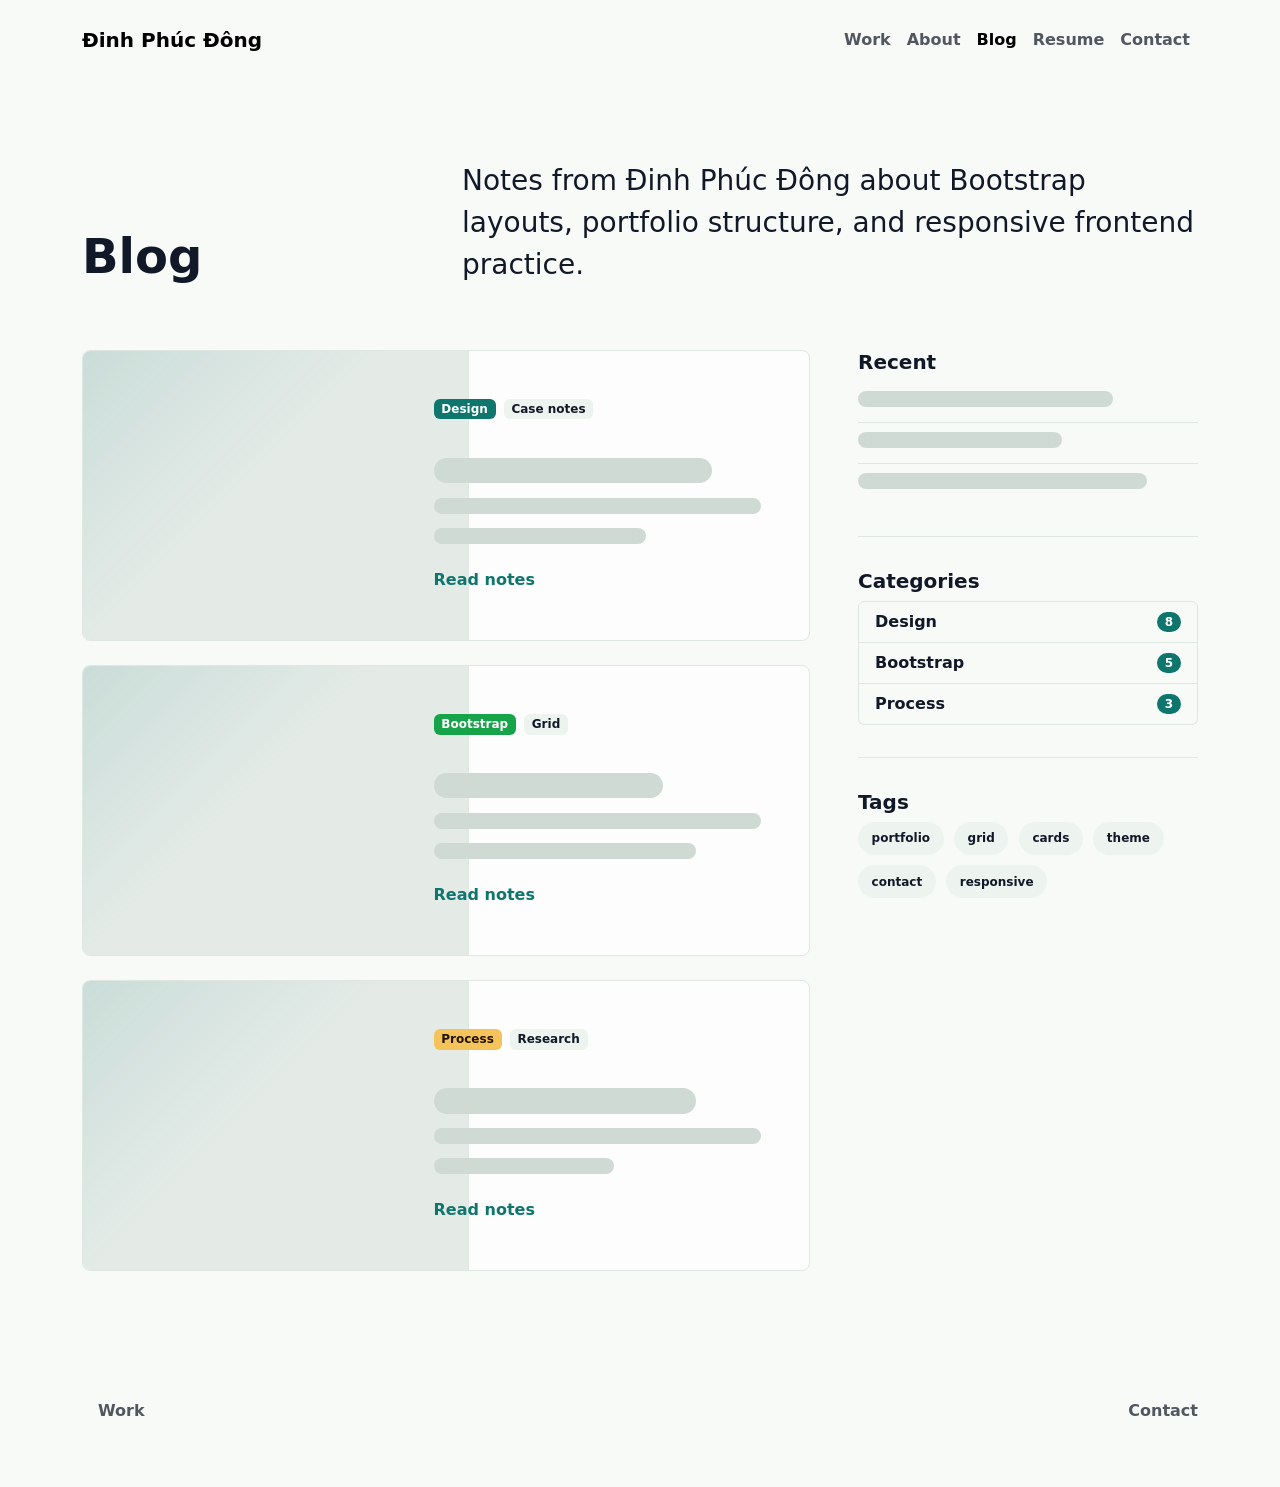
<file: projects/portfolio_bootstrap/blog.html>
<!DOCTYPE html>
<html lang="en">
<head>
    <meta charset="UTF-8">
    <meta name="viewport" content="width=device-width, initial-scale=1.0">
    <title>Blog - Bootstrap 5 Portfolio</title>
    <link href="https://cdn.jsdelivr.net/npm/bootstrap@5.3.3/dist/css/bootstrap.min.css" rel="stylesheet">
    <link rel="stylesheet" href="css/custom-theme.css">
    <link rel="stylesheet" href="css/blog.css">
</head>
<body>
    <nav class="navbar navbar-expand-md site-nav">
        <div class="container">
            <a class="navbar-brand fw-semibold" href="index.html">Đinh Phúc Đông</a>
            <button class="navbar-toggler" type="button" data-bs-toggle="collapse" data-bs-target="#blogNavigation" aria-controls="blogNavigation" aria-expanded="false" aria-label="Toggle navigation">
                <span class="navbar-toggler-icon"></span>
            </button>
            <div class="collapse navbar-collapse" id="blogNavigation">
                <ul class="navbar-nav ms-auto align-items-md-center">
                    <li class="nav-item">
                        <a class="nav-link" href="index.html#work">Work</a>
                    </li>
                    <li class="nav-item">
                        <a class="nav-link" href="index.html#about">About</a>
                    </li>
                    <li class="nav-item">
                        <a class="nav-link active" aria-current="page" href="blog.html">Blog</a>
                    </li>
                    <li class="nav-item">
                        <a class="nav-link" href="index.html#resume">Resume</a>
                    </li>
                    <li class="nav-item">
                        <a class="nav-link" href="index.html#contact">Contact</a>
                    </li>
                </ul>
            </div>
        </div>
    </nav>

    <main class="site-main">
        <header class="container blog-hero">
            <div class="row align-items-end g-4">
                <div class="col-lg-3">
                    <h1 class="display-5 fw-semibold mb-0">Blog</h1>
                </div>
                <div class="col-lg-8 offset-lg-1">
                    <p class="lead fs-3 mb-0">Notes from Đinh Phúc Đông about Bootstrap layouts, portfolio structure, and responsive frontend practice.</p>
                </div>
            </div>
        </header>

        <section id="blog-posts" class="container blog-layout">
            <div class="row g-5">
                <div class="col-lg-8">
                    <div class="vstack gap-4">
                        <article class="card post-card">
                            <div class="row g-0">
                                <div class="col-md-5">
                                    <div class="post-image" aria-label="Blank post image"></div>
                                </div>
                                <div class="col-md-7">
                                    <div class="card-body p-4 p-xl-5">
                                        <div class="d-flex gap-2 mb-4">
                                            <span class="badge text-bg-primary">Design</span>
                                            <span class="badge text-bg-light">Case notes</span>
                                        </div>
                                        <span class="post-title blank-line w-85"></span>
                                        <span class="blank-line w-100"></span>
                                        <span class="blank-line w-65"></span>
                                        <a class="post-link" href="#blog-posts">Read notes</a>
                                    </div>
                                </div>
                            </div>
                        </article>

                        <article class="card post-card">
                            <div class="row g-0">
                                <div class="col-md-5">
                                    <div class="post-image" aria-label="Blank post image"></div>
                                </div>
                                <div class="col-md-7">
                                    <div class="card-body p-4 p-xl-5">
                                        <div class="d-flex gap-2 mb-4">
                                            <span class="badge text-bg-success">Bootstrap</span>
                                            <span class="badge text-bg-light">Grid</span>
                                        </div>
                                        <span class="post-title blank-line w-70"></span>
                                        <span class="blank-line w-100"></span>
                                        <span class="blank-line w-80"></span>
                                        <a class="post-link" href="#blog-posts">Read notes</a>
                                    </div>
                                </div>
                            </div>
                        </article>

                        <article class="card post-card">
                            <div class="row g-0">
                                <div class="col-md-5">
                                    <div class="post-image" aria-label="Blank post image"></div>
                                </div>
                                <div class="col-md-7">
                                    <div class="card-body p-4 p-xl-5">
                                        <div class="d-flex gap-2 mb-4">
                                            <span class="badge text-bg-warning">Process</span>
                                            <span class="badge text-bg-light">Research</span>
                                        </div>
                                        <span class="post-title blank-line w-80"></span>
                                        <span class="blank-line w-100"></span>
                                        <span class="blank-line w-55"></span>
                                        <a class="post-link" href="#blog-posts">Read notes</a>
                                    </div>
                                </div>
                            </div>
                        </article>
                    </div>
                </div>

                <aside class="col-lg-4">
                    <div class="blog-sidebar sticky-lg-top">
                        <section class="sidebar-block">
                            <h2 class="h5 fw-semibold">Recent</h2>
                            <div class="list-group list-group-flush">
                                <a href="#blog-posts" class="list-group-item list-group-item-action px-0">
                                    <span class="blank-line w-75"></span>
                                </a>
                                <a href="#blog-posts" class="list-group-item list-group-item-action px-0">
                                    <span class="blank-line w-60"></span>
                                </a>
                                <a href="#blog-posts" class="list-group-item list-group-item-action px-0">
                                    <span class="blank-line w-85"></span>
                                </a>
                            </div>
                        </section>

                        <section class="sidebar-block">
                            <h2 class="h5 fw-semibold">Categories</h2>
                            <div class="list-group">
                                <a href="#blog-posts" class="list-group-item d-flex justify-content-between align-items-center">
                                    Design <span class="badge text-bg-primary rounded-pill">8</span>
                                </a>
                                <a href="#blog-posts" class="list-group-item d-flex justify-content-between align-items-center">
                                    Bootstrap <span class="badge text-bg-primary rounded-pill">5</span>
                                </a>
                                <a href="#blog-posts" class="list-group-item d-flex justify-content-between align-items-center">
                                    Process <span class="badge text-bg-primary rounded-pill">3</span>
                                </a>
                            </div>
                        </section>

                        <section class="sidebar-block">
                            <h2 class="h5 fw-semibold">Tags</h2>
                            <div class="tags-cloud">
                                <a class="badge rounded-pill text-bg-light" href="#blog-posts">portfolio</a>
                                <a class="badge rounded-pill text-bg-light" href="#blog-posts">grid</a>
                                <a class="badge rounded-pill text-bg-light" href="#blog-posts">cards</a>
                                <a class="badge rounded-pill text-bg-light" href="#blog-posts">theme</a>
                                <a class="badge rounded-pill text-bg-light" href="#blog-posts">contact</a>
                                <a class="badge rounded-pill text-bg-light" href="#blog-posts">responsive</a>
                            </div>
                        </section>
                    </div>
                </aside>
            </div>
        </section>

    </main>

    <footer class="container site-footer">
        <div class="d-flex flex-column flex-md-row justify-content-between gap-3">
            <a class="footer-link" href="index.html">Work</a>
            <a class="footer-link" href="index.html#contact">Contact</a>
        </div>
    </footer>

    <script src="https://cdn.jsdelivr.net/npm/bootstrap@5.3.3/dist/js/bootstrap.bundle.min.js"></script>
    <script src="js/main.js"></script>
</body>
</html>
</file>
<file: projects/portfolio_bootstrap/css/custom-theme.css>
:root {
    --bs-primary: #0f766e;
    --bs-primary-rgb: 15, 118, 110;
    --bs-success: #16a34a;
    --bs-success-rgb: 22, 163, 74;
    --bs-warning: #d97706;
    --bs-warning-rgb: 217, 119, 6;
    --bs-body-color: #111827;
    --bs-body-color-rgb: 17, 24, 39;
    --bs-body-bg: #f8faf8;
    --bs-border-color: #dfe7e3;
    --bs-border-radius: 0.375rem;
    --bs-border-radius-sm: 0.25rem;
    --bs-border-radius-lg: 0.5rem;
    --bs-link-color: #0f766e;
    --bs-link-hover-color: #0b4f4a;
    --section-space: clamp(4rem, 8vw, 7.5rem);
    --section-space-sm: clamp(2.5rem, 5vw, 4rem);
    --placeholder: #e4ebe7;
    --placeholder-dark: #cfdad4;
}

body {
    min-height: 100vh;
    color: var(--bs-body-color);
    background: var(--bs-body-bg);
    font-family: Inter, ui-sans-serif, system-ui, -apple-system, BlinkMacSystemFont, "Segoe UI", sans-serif;
    text-rendering: optimizeLegibility;
}

img,
svg {
    max-width: 100%;
}

.site-nav {
    padding-block: 1.25rem;
    background: rgba(248, 250, 248, 0.92);
    backdrop-filter: blur(16px);
}

.navbar-brand {
    margin-right: 2rem;
}

.navbar-toggler {
    border: 0;
    padding: 0.25rem;
}

.navbar-toggler:focus {
    box-shadow: 0 0 0 0.2rem rgba(var(--bs-primary-rgb), 0.2);
}

.nav-link {
    color: rgba(var(--bs-body-color-rgb), 0.72);
    font-weight: 600;
}

.nav-link:hover,
.nav-link:focus,
.nav-link.active {
    color: var(--bs-body-color);
}

.site-main {
    padding-top: 1rem;
}

.intro-section,
.blog-hero {
    padding-top: var(--section-space-sm);
    padding-bottom: var(--section-space-sm);
}

.work-section,
.about-section,
.contact-section,
.site-footer {
    padding-top: var(--section-space-sm);
    padding-bottom: var(--section-space-sm);
}

.hero-placeholder {
    min-height: clamp(18rem, 48vw, 34rem);
    border-radius: var(--bs-border-radius-lg);
    background:
        linear-gradient(135deg, rgba(var(--bs-primary-rgb), 0.16), transparent 42%),
        linear-gradient(225deg, rgba(var(--bs-warning-rgb), 0.16), transparent 38%),
        var(--placeholder);
    border: 1px solid var(--bs-border-color);
}

.profile-hero {
    display: grid;
    min-height: clamp(18rem, 48vw, 34rem);
    place-items: center;
    overflow: hidden;
    border: 1px solid var(--bs-border-color);
    border-radius: var(--bs-border-radius-lg);
    background:
        radial-gradient(circle at 50% 38%, rgba(var(--bs-primary-rgb), 0.18), transparent 34%),
        linear-gradient(135deg, rgba(var(--bs-primary-rgb), 0.14), transparent 42%),
        linear-gradient(225deg, rgba(var(--bs-warning-rgb), 0.14), transparent 38%),
        var(--placeholder);
}

.profile-photo {
    width: min(18rem, 52vw);
    aspect-ratio: 1;
    object-fit: cover;
    border: 0.65rem solid rgba(255, 255, 255, 0.88);
    border-radius: 50%;
    box-shadow: 0 1.5rem 3rem rgba(17, 24, 39, 0.16);
}

.blank-copy {
    display: grid;
    gap: 1rem;
    padding-top: 0.4rem;
}

.blank-line {
    display: inline-block;
    height: 1rem;
    max-width: 100%;
    border-radius: 999px;
    background: var(--placeholder-dark);
}

.blank-copy .blank-line {
    height: 1.35rem;
}

.post-title.blank-line {
    height: 1.6rem;
}

.w-20 {
    width: 20%;
}

.w-25 {
    width: 25%;
}

.w-30 {
    width: 30%;
}

.w-35 {
    width: 35%;
}

.w-40 {
    width: 40%;
}

.w-45 {
    width: 45%;
}

.w-50 {
    width: 50%;
}

.w-55 {
    width: 55%;
}

.w-60 {
    width: 60%;
}

.w-65 {
    width: 65%;
}

.w-70 {
    width: 70%;
}

.w-75 {
    width: 75%;
}

.w-80 {
    width: 80%;
}

.w-85 {
    width: 85%;
}

.w-90 {
    width: 90%;
}

.w-95 {
    width: 95%;
}

.work-tile {
    display: block;
    color: inherit;
    text-decoration: none;
}

.work-title {
    display: block;
    color: var(--bs-body-color);
    font-size: clamp(1.35rem, 2.5vw, 2rem);
    font-weight: 700;
    letter-spacing: 0;
}

.work-image {
    display: block;
    aspect-ratio: 16 / 11;
    margin-bottom: 1.15rem;
    border: 1px solid var(--bs-border-color);
    border-radius: var(--bs-border-radius-lg);
    background:
        linear-gradient(145deg, rgba(var(--bs-primary-rgb), 0.12), transparent 40%),
        var(--placeholder);
    transition: transform 180ms ease, border-color 180ms ease, box-shadow 180ms ease;
}

.work-tile:hover .work-image,
.work-tile:focus-visible .work-image {
    transform: translateY(-4px);
    border-color: rgba(var(--bs-primary-rgb), 0.45);
    box-shadow: 0 1rem 2rem rgba(17, 24, 39, 0.08);
}

.metric-block {
    display: grid;
    gap: 0.7rem;
    min-height: 7rem;
    align-content: start;
    padding: 1.25rem 0;
    border-top: 1px solid var(--bs-border-color);
}

.metric-block strong {
    font-size: 1.05rem;
}

.metric-block span {
    color: rgba(var(--bs-body-color-rgb), 0.72);
}

.btn-primary {
    --bs-btn-bg: var(--bs-primary);
    --bs-btn-border-color: var(--bs-primary);
    --bs-btn-hover-bg: #0b4f4a;
    --bs-btn-hover-border-color: #0b4f4a;
    --bs-btn-active-bg: #083f3b;
    --bs-btn-active-border-color: #083f3b;
    --bs-btn-focus-shadow-rgb: var(--bs-primary-rgb);
    border-radius: 999px;
    font-weight: 700;
}

.btn-outline-primary {
    --bs-btn-color: var(--bs-primary);
    --bs-btn-border-color: rgba(var(--bs-primary-rgb), 0.55);
    --bs-btn-hover-bg: var(--bs-primary);
    --bs-btn-hover-border-color: var(--bs-primary);
    --bs-btn-active-bg: #083f3b;
    --bs-btn-active-border-color: #083f3b;
    --bs-btn-focus-shadow-rgb: var(--bs-primary-rgb);
    border-radius: 999px;
    font-weight: 700;
}

.contact-link {
    color: var(--bs-body-color);
    font-weight: 700;
    text-decoration-color: rgba(var(--bs-primary-rgb), 0.35);
    text-underline-offset: 0.25rem;
}

.contact-link:hover,
.contact-link:focus {
    color: var(--bs-primary);
}

.badge {
    font-weight: 700;
}

.text-bg-primary {
    color: #fff !important;
    background-color: var(--bs-primary) !important;
}

.text-bg-success {
    color: #fff !important;
    background-color: var(--bs-success) !important;
}

.text-bg-warning {
    color: #241400 !important;
    background-color: #f4c35b !important;
}

.text-bg-light {
    color: var(--bs-body-color) !important;
    background-color: #edf3ef !important;
}

.footer-link {
    display: inline-flex;
    margin-left: 1rem;
    color: rgba(var(--bs-body-color-rgb), 0.72);
    font-weight: 700;
    text-decoration: none;
}

.footer-link:hover,
.footer-link:focus {
    color: var(--bs-primary);
}

@media (max-width: 767.98px) {
    .site-nav {
        padding-block: 0.85rem;
    }

    .navbar-nav {
        padding-top: 1rem;
    }

    .nav-link {
        padding-left: 0;
    }

    .blank-copy .blank-line {
        height: 1rem;
    }

    .post-title.blank-line {
        height: 1.25rem;
    }

    .profile-photo {
        width: min(13rem, 62vw);
        border-width: 0.45rem;
    }

    .footer-link {
        margin-left: 0;
        margin-right: 1rem;
    }
}
</file>
<file: projects/portfolio_bootstrap/css/blog.css>
.blog-layout {
    padding-bottom: var(--section-space-sm);
}

.post-card {
    overflow: hidden;
    border-color: var(--bs-border-color);
    border-radius: var(--bs-border-radius-lg);
    background: rgba(255, 255, 255, 0.72);
    box-shadow: none;
}

.post-image {
    min-height: 100%;
    aspect-ratio: 4 / 3;
    background:
        linear-gradient(135deg, rgba(var(--bs-primary-rgb), 0.12), transparent 45%),
        var(--placeholder);
    border-right: 1px solid var(--bs-border-color);
}

.post-card .card-body {
    display: grid;
    min-height: 100%;
    align-content: center;
    gap: 0.9rem;
}

.post-link {
    width: fit-content;
    margin-top: 0.6rem;
    color: var(--bs-primary);
    font-weight: 700;
    text-decoration: none;
}

.post-link:hover,
.post-link:focus {
    color: var(--bs-link-hover-color);
}

.blog-sidebar {
    top: 2rem;
}

.sidebar-block {
    padding-bottom: 2rem;
    margin-bottom: 2rem;
    border-bottom: 1px solid var(--bs-border-color);
}

.sidebar-block:last-child {
    padding-bottom: 0;
    margin-bottom: 0;
    border-bottom: 0;
}

.list-group {
    --bs-list-group-bg: transparent;
    --bs-list-group-border-color: var(--bs-border-color);
    --bs-list-group-action-hover-bg: rgba(var(--bs-primary-rgb), 0.08);
    --bs-list-group-action-active-bg: rgba(var(--bs-primary-rgb), 0.12);
    --bs-list-group-action-active-color: var(--bs-body-color);
}

.list-group-item {
    font-weight: 600;
}

.tags-cloud {
    display: flex;
    flex-wrap: wrap;
    gap: 0.65rem;
}

.tags-cloud .badge {
    padding: 0.65rem 0.85rem;
    text-decoration: none;
}

@media (max-width: 991.98px) {
    .blog-sidebar {
        position: static;
        padding-top: 1rem;
    }
}

@media (max-width: 767.98px) {
    .post-image {
        min-height: 14rem;
        border-right: 0;
        border-bottom: 1px solid var(--bs-border-color);
    }
}
</file>
